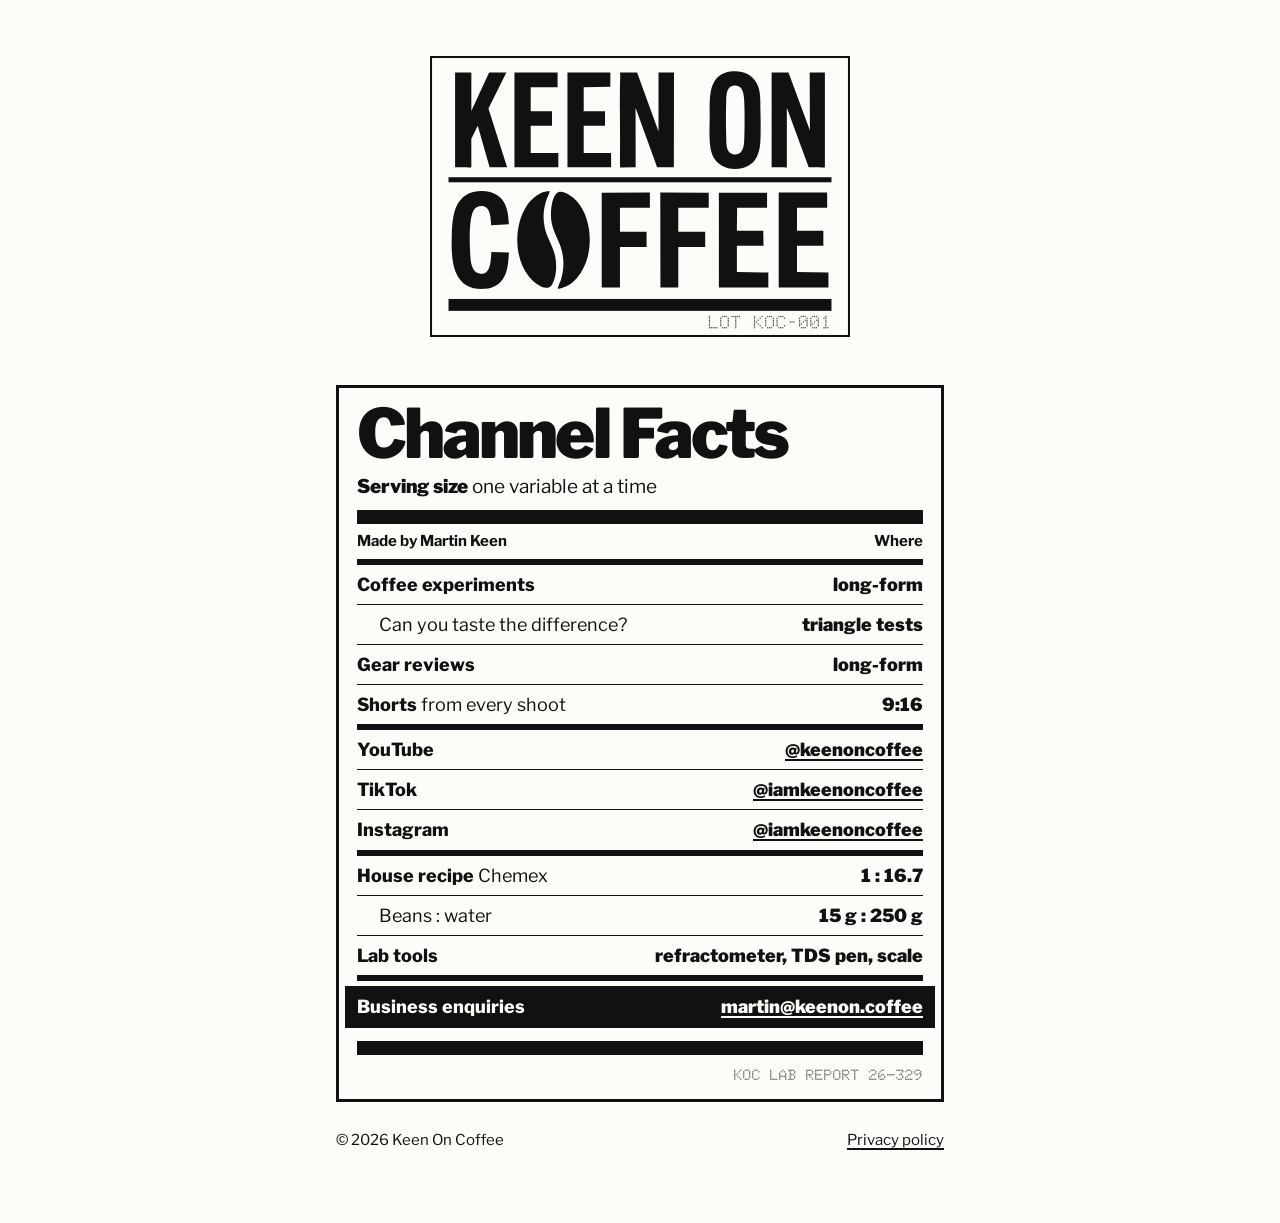
<file: index.html>
<!doctype html>
<html lang="en">
<head>
<meta charset="utf-8">
<meta name="viewport" content="width=device-width, initial-scale=1">
<title>Keen On Coffee</title>
<meta name="description" content="Coffee experiments and reviews by Martin Keen: isolate one variable, measure it, taste it. On YouTube, TikTok and Instagram.">
<link rel="icon" href="logo.svg" type="image/svg+xml">
<link rel="apple-touch-icon" href="apple-touch-icon.png">
<link rel="preconnect" href="https://fonts.googleapis.com">
<link rel="preconnect" href="https://fonts.gstatic.com" crossorigin>
<link href="https://fonts.googleapis.com/css2?family=Libre+Franklin:wght@400;700;800;900&family=Doto:wght@700&display=swap" rel="stylesheet">
<link rel="stylesheet" href="style.css?v=2">
</head>
<body>
<main>
  <img class="logo" src="logo.svg" alt="Keen On Coffee" width="1656" height="1108">

  <article class="panel" aria-labelledby="facts-title">
    <h1 id="facts-title">Channel Facts</h1>
    <p class="serving"><b>Serving size</b> one variable at a time</p>
    <div class="rule-heavy"></div>
    <ul class="rows">
      <li class="colhead"><span>Made by Martin Keen</span><span>Where</span></li>
    </ul>
    <div class="rule-medium"></div>
    <ul class="rows">
      <li><span class="k"><b>Coffee experiments</b></span><span class="v">long-form</span></li>
      <li class="indent"><span class="k">Can you taste the difference?</span><span class="v">triangle tests</span></li>
      <li><span class="k"><b>Gear reviews</b></span><span class="v">long-form</span></li>
      <li><span class="k"><b>Shorts</b> from every shoot</span><span class="v">9:16</span></li>
    </ul>
    <div class="rule-medium"></div>
    <ul class="rows">
      <li><span class="k"><b>YouTube</b></span><span class="v"><a href="https://www.youtube.com/@keenoncoffee">@keenoncoffee</a></span></li>
      <li><span class="k"><b>TikTok</b></span><span class="v"><a href="https://www.tiktok.com/@iamkeenoncoffee">@iamkeenoncoffee</a></span></li>
      <li><span class="k"><b>Instagram</b></span><span class="v"><a href="https://www.instagram.com/iamkeenoncoffee/">@iamkeenoncoffee</a></span></li>
    </ul>
    <div class="rule-medium"></div>
    <ul class="rows">
      <li><span class="k"><b>House recipe</b> Chemex</span><span class="v">1 : 16.7</span></li>
      <li class="indent"><span class="k">Beans : water</span><span class="v">15 g : 250 g</span></li>
      <li><span class="k"><b>Lab tools</b></span><span class="v">refractometer, TDS pen, scale</span></li>
    </ul>
    <div class="rule-medium"></div>
    <ul class="rows">
      <li class="invert"><span class="k"><b>Business enquiries</b></span><span class="v"><a href="mailto:martin@keenon.coffee">martin@keenon.coffee</a></span></li>
    </ul>
    <div class="rule-heavy"></div>
    <p class="lot">KOC LAB REPORT 26-329</p>
  </article>

  <footer>
    <span>© 2026 Keen On Coffee</span>
    <a href="privacy/">Privacy policy</a>
  </footer>
</main>
</body>
</html>
</file>
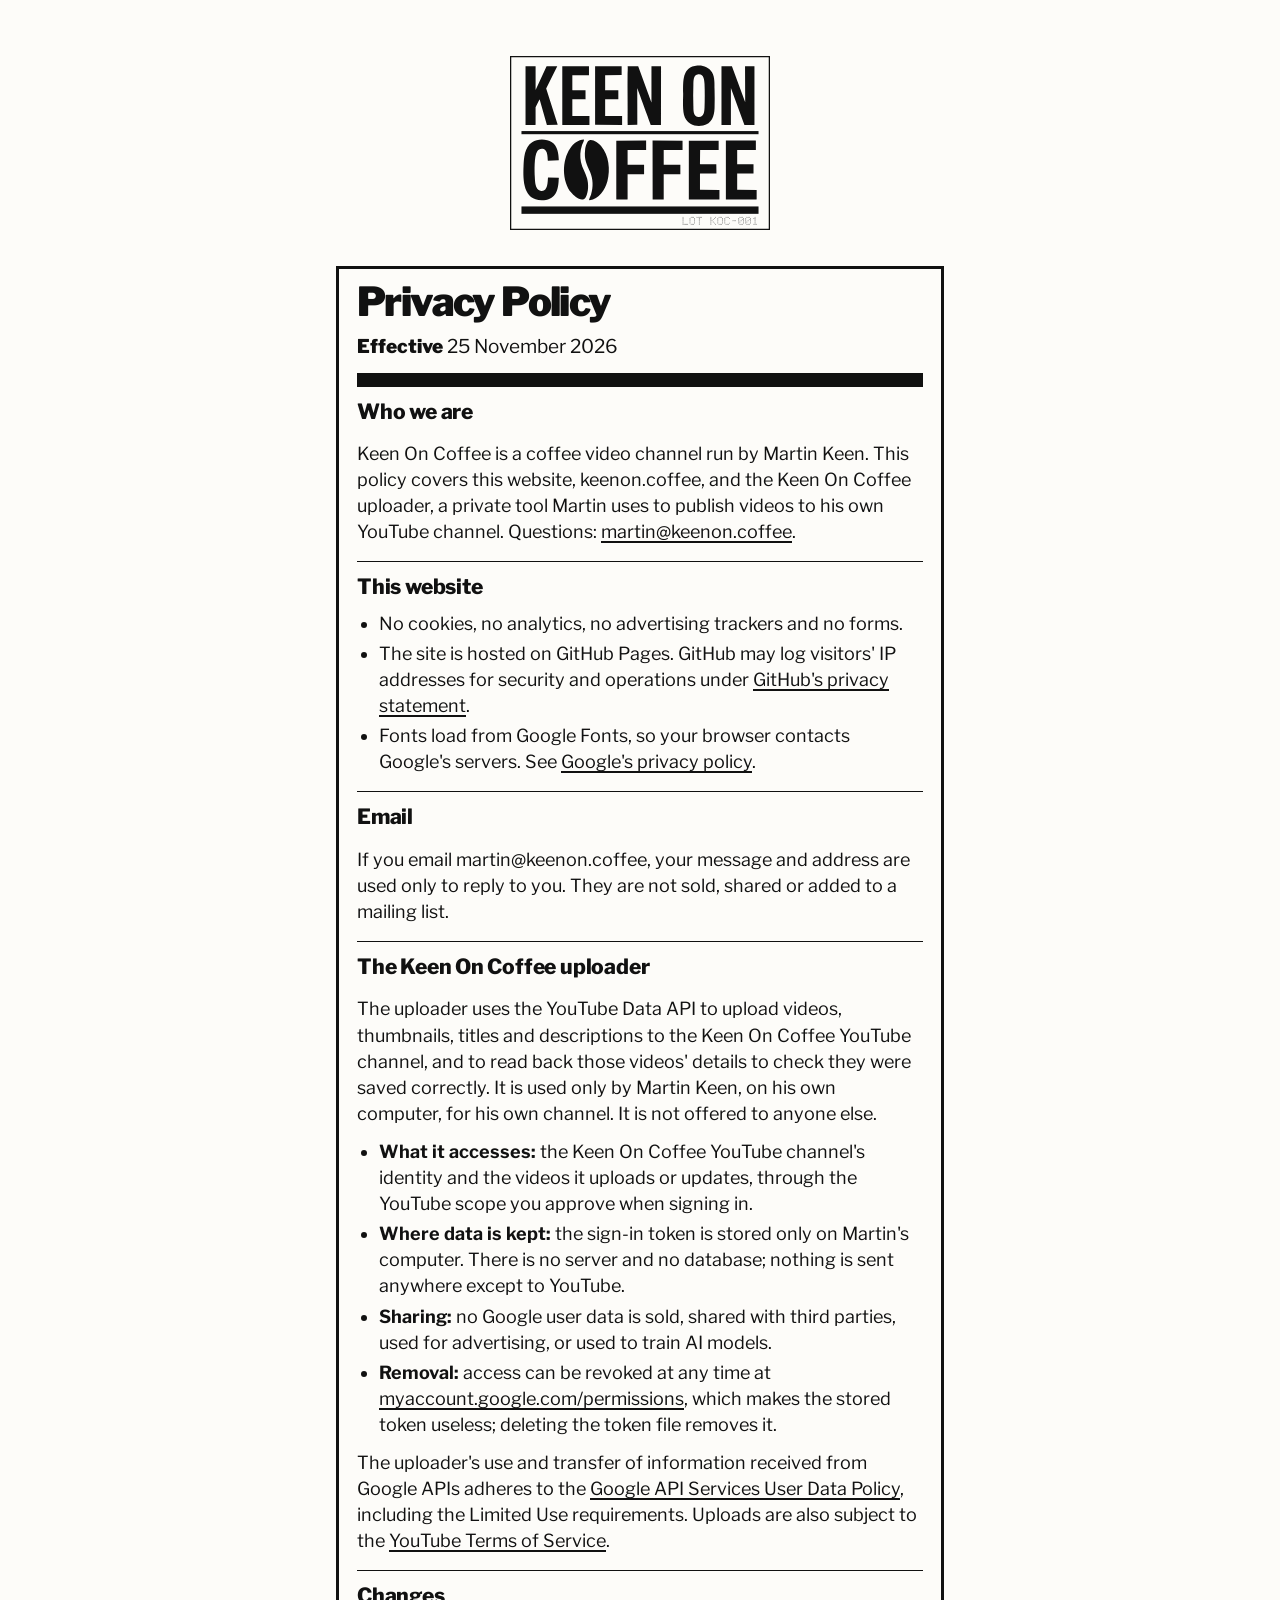
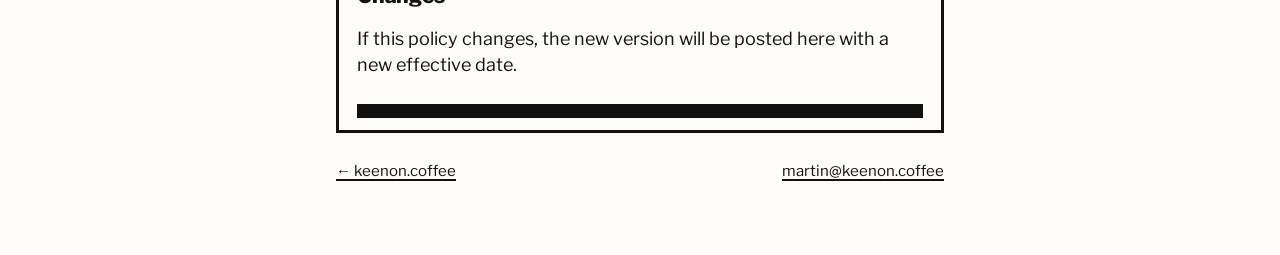
<file: privacy/index.html>
<!doctype html>
<html lang="en">
<head>
<meta charset="utf-8">
<meta name="viewport" content="width=device-width, initial-scale=1">
<title>Privacy Policy · Keen On Coffee</title>
<meta name="description" content="How keenon.coffee and the Keen On Coffee uploader handle data.">
<link rel="icon" href="../logo.svg" type="image/svg+xml">
<link rel="apple-touch-icon" href="../apple-touch-icon.png">
<link rel="preconnect" href="https://fonts.googleapis.com">
<link rel="preconnect" href="https://fonts.gstatic.com" crossorigin>
<link href="https://fonts.googleapis.com/css2?family=Libre+Franklin:wght@400;700;800;900&family=Doto:wght@700&display=swap" rel="stylesheet">
<link rel="stylesheet" href="../style.css?v=2">
</head>
<body>
<main>
  <a href="../"><img class="logo" src="../logo.svg" alt="Keen On Coffee home" width="1656" height="1108" style="max-width:260px;margin-bottom:36px"></a>

  <article class="panel text-panel" aria-labelledby="pp-title">
    <h2 id="pp-title">Privacy Policy</h2>
    <p class="serving"><b>Effective</b> 25 November 2026</p>
    <div class="rule-heavy"></div>

    <section>
      <h3>Who we are</h3>
      <p>Keen On Coffee is a coffee video channel run by Martin Keen. This policy covers this website, keenon.coffee, and the Keen On Coffee uploader, a private tool Martin uses to publish videos to his own YouTube channel. Questions: <a href="mailto:martin@keenon.coffee">martin@keenon.coffee</a>.</p>
    </section>

    <section>
      <h3>This website</h3>
      <ul>
        <li>No cookies, no analytics, no advertising trackers and no forms.</li>
        <li>The site is hosted on GitHub Pages. GitHub may log visitors' IP addresses for security and operations under <a href="https://docs.github.com/en/site-policy/privacy-policies/github-general-privacy-statement">GitHub's privacy statement</a>.</li>
        <li>Fonts load from Google Fonts, so your browser contacts Google's servers. See <a href="https://policies.google.com/privacy">Google's privacy policy</a>.</li>
      </ul>
    </section>

    <section>
      <h3>Email</h3>
      <p>If you email martin@keenon.coffee, your message and address are used only to reply to you. They are not sold, shared or added to a mailing list.</p>
    </section>

    <section>
      <h3>The Keen On Coffee uploader</h3>
      <p>The uploader uses the YouTube Data API to upload videos, thumbnails, titles and descriptions to the Keen On Coffee YouTube channel, and to read back those videos' details to check they were saved correctly. It is used only by Martin Keen, on his own computer, for his own channel. It is not offered to anyone else.</p>
      <ul>
        <li><b>What it accesses:</b> the Keen On Coffee YouTube channel's identity and the videos it uploads or updates, through the YouTube scope you approve when signing in.</li>
        <li><b>Where data is kept:</b> the sign-in token is stored only on Martin's computer. There is no server and no database; nothing is sent anywhere except to YouTube.</li>
        <li><b>Sharing:</b> no Google user data is sold, shared with third parties, used for advertising, or used to train AI models.</li>
        <li><b>Removal:</b> access can be revoked at any time at <a href="https://myaccount.google.com/permissions">myaccount.google.com/permissions</a>, which makes the stored token useless; deleting the token file removes it.</li>
      </ul>
      <p>The uploader's use and transfer of information received from Google APIs adheres to the <a href="https://developers.google.com/terms/api-services-user-data-policy">Google API Services User Data Policy</a>, including the Limited Use requirements. Uploads are also subject to the <a href="https://www.youtube.com/t/terms">YouTube Terms of Service</a>.</p>
    </section>

    <section>
      <h3>Changes</h3>
      <p>If this policy changes, the new version will be posted here with a new effective date.</p>
    </section>

    <div class="rule-heavy"></div>
  </article>

  <footer>
    <a href="../">← keenon.coffee</a>
    <a href="mailto:martin@keenon.coffee">martin@keenon.coffee</a>
  </footer>
</main>
</body>
</html>
</file>
<file: style.css>
/* Keen On Coffee: Brew Facts on the web. Paper, ink, rules; tomato only for a rating. */
:root {
  --paper: #FDFCF9;
  --ink: #111111;
  --tomato: #E2462B;
  --heavy: 14px;
  --medium: 6px;
  --hair: 1.5px;
}

* { box-sizing: border-box; }

html { background: var(--paper); }

body {
  margin: 0;
  background: var(--paper);
  color: var(--ink);
  font-family: "Libre Franklin", "Franklin Gothic Medium", "Helvetica Neue", Arial, sans-serif;
  font-size: 18px;
  line-height: 1.45;
  -webkit-font-smoothing: antialiased;
  font-variant-numeric: tabular-nums;
}

a { color: inherit; text-decoration-thickness: 2px; text-underline-offset: 3px; }
a:hover { text-decoration-thickness: 4px; }
a:focus-visible { outline: 3px solid var(--ink); outline-offset: 3px; }

main {
  max-width: 640px;
  margin: 0 auto;
  padding: 56px 16px 72px;
}

.logo { display: block; width: 100%; max-width: 420px; height: auto; margin: 0 auto 48px; }

/* The panel: a thin ink box, rows between rules */
.panel {
  border: 3px solid var(--ink);
  padding: 14px 18px 12px;
  background: var(--paper);
}

.panel h1, .panel h2 {
  margin: 0;
  font-weight: 900;
  letter-spacing: -0.04em;
  line-height: 0.95;
}
.panel h1 { font-size: clamp(44px, 11vw, 68px); }
.panel h2 { font-size: clamp(30px, 7vw, 40px); }

.serving { margin: 6px 0 0; font-size: 19px; }
.serving b { font-weight: 900; }

.rule-heavy { height: var(--heavy); background: var(--ink); margin: 10px 0 0; }
.rule-medium { height: var(--medium); background: var(--ink); margin: 0; }

.rows { list-style: none; margin: 0; padding: 0; }
.rows li {
  display: flex;
  justify-content: space-between;
  align-items: baseline;
  gap: 16px;
  padding: 7px 0 6px;
  border-top: var(--hair) solid var(--ink);
}
.rows li:first-child { border-top: 0; }
.rows .k b { font-weight: 800; }
.rows .v { font-weight: 900; text-align: right; white-space: nowrap; }
.rows .indent { padding-left: 22px; }
.rows .indent .k { font-weight: 400; }
.colhead { font-weight: 700; font-size: 15px; padding: 6px 0 4px; border-top: 0 !important; }

/* The inverted row, as in the graphics kit (bf.js): the ink block is inset so a strip of paper
   separates it from the rules above and below, and it reaches only 12px past the text, never the box. */
.invert {
  position: relative;
  isolation: isolate;
  color: var(--paper);
  padding: 13px 0 11px !important;
}
.invert::before {
  content: "";
  position: absolute;
  left: -12px;
  right: -12px;
  top: 5px;
  bottom: 3px;
  background: var(--ink);
  z-index: -1;
}
.invert a { text-decoration-color: var(--paper); }

.lot {
  margin: 10px 0 0;
  text-align: right;
  font-family: "Doto", ui-monospace, monospace;
  font-weight: 700;
  font-size: 15px;
  opacity: 0.72;
}

.text-panel p { margin: 12px 0; }
.text-panel h3 {
  margin: 0;
  padding: 10px 0 2px;
  font-size: 21px;
  font-weight: 800;
  letter-spacing: -0.01em;
}
.text-panel ul { margin: 6px 0 12px; padding-left: 22px; }
.text-panel li { margin: 4px 0; }
.text-panel section { border-top: var(--hair) solid var(--ink); padding-bottom: 4px; }
.text-panel section:first-of-type { border-top: 0; }

footer {
  margin-top: 28px;
  display: flex;
  flex-wrap: wrap;
  justify-content: space-between;
  gap: 8px 20px;
  font-size: 15px;
}

@media (max-width: 420px) {
  body { font-size: 17px; }
  .rows li { flex-wrap: wrap; gap: 2px 12px; }
  .rows .v { white-space: normal; }
}
</file>
